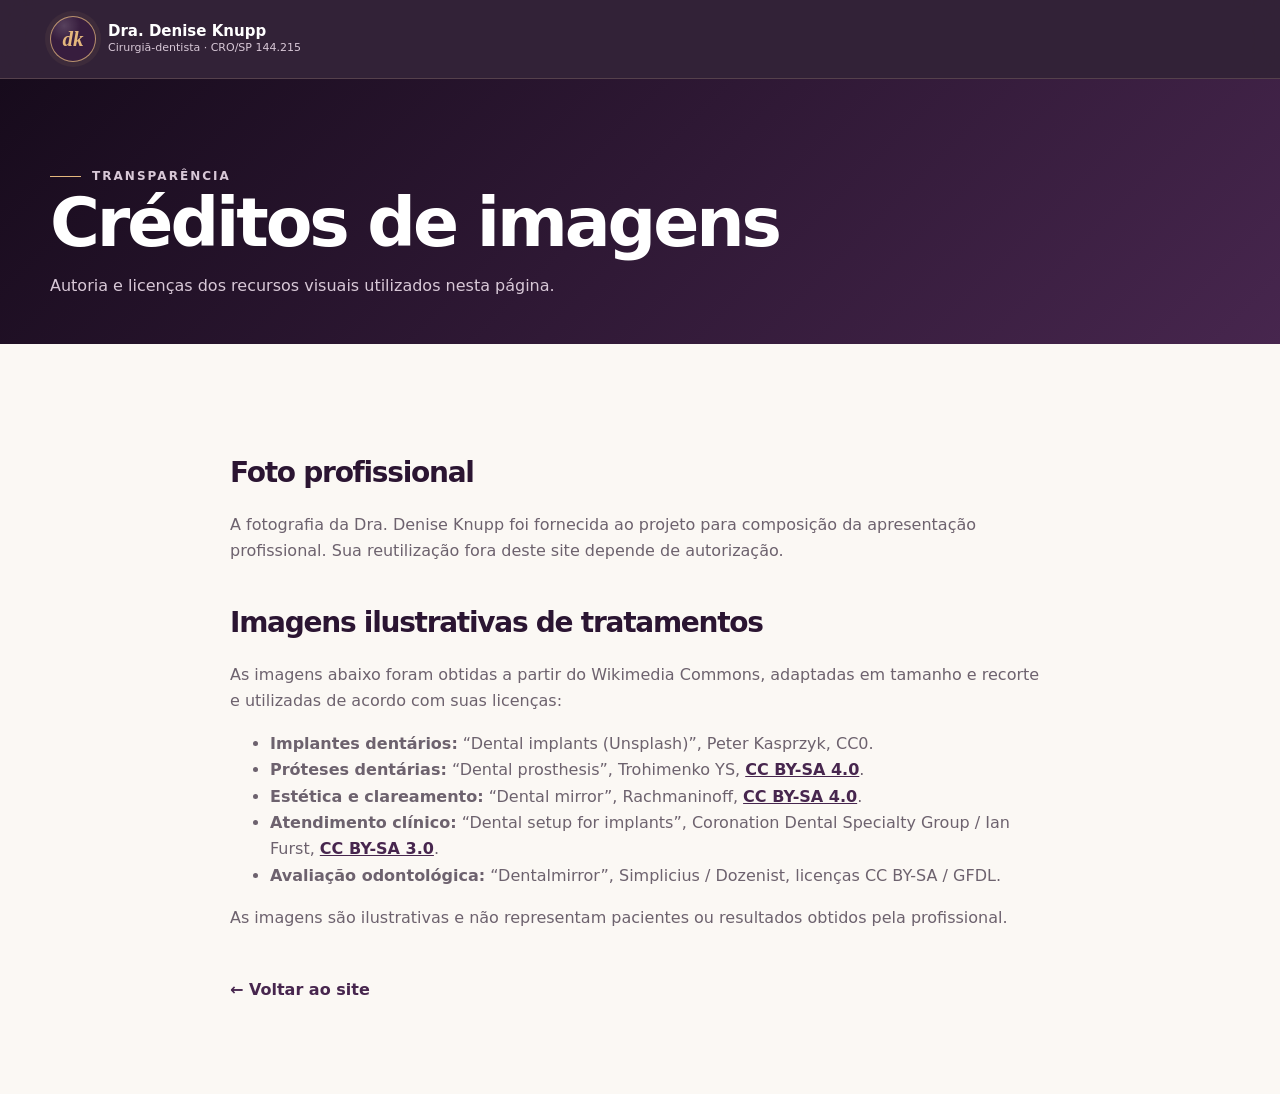
<file: creditos.html>
<!doctype html>
<html lang="pt-BR">
<head>
  <meta charset="utf-8">
  <meta name="viewport" content="width=device-width, initial-scale=1">
  <meta name="theme-color" content="#2b1532">
  <meta name="robots" content="index, follow">
  <meta name="description" content="Créditos e licenças das imagens utilizadas no site da Dra. Denise Knupp.">
  <title>Créditos de imagens | Dra. Denise Knupp</title>
  <link rel="canonical" href="https://dra-denise-knupp-landing-page.vercel.app/creditos">
  <link rel="stylesheet" href="/style.css">
</head>
<body class="legal-page">
  <header class="site-header"><div class="shell header-inner"><a class="brand" href="/"><span class="brand-mark" aria-hidden="true">dk</span><span class="brand-copy"><strong>Dra. Denise Knupp</strong><small>Cirurgiã-dentista · CRO/SP 144.215</small></span></a></div></header>
  <main>
    <section class="legal-hero"><div class="shell"><p class="eyebrow eyebrow-light"><span></span>Transparência</p><h1>Créditos de imagens</h1><p>Autoria e licenças dos recursos visuais utilizados nesta página.</p></div></section>
    <article class="shell legal-content">
      <h2>Foto profissional</h2>
      <p>A fotografia da Dra. Denise Knupp foi fornecida ao projeto para composição da apresentação profissional. Sua reutilização fora deste site depende de autorização.</p>
      <h2>Imagens ilustrativas de tratamentos</h2>
      <p>As imagens abaixo foram obtidas a partir do Wikimedia Commons, adaptadas em tamanho e recorte e utilizadas de acordo com suas licenças:</p>
      <ul>
        <li><strong>Implantes dentários:</strong> “Dental implants (Unsplash)”, Peter Kasprzyk, CC0.</li>
        <li><strong>Próteses dentárias:</strong> “Dental prosthesis”, Trohimenko YS, <a href="https://creativecommons.org/licenses/by-sa/4.0/" target="_blank" rel="noopener noreferrer">CC BY-SA 4.0</a>.</li>
        <li><strong>Estética e clareamento:</strong> “Dental mirror”, Rachmaninoff, <a href="https://creativecommons.org/licenses/by-sa/4.0/" target="_blank" rel="noopener noreferrer">CC BY-SA 4.0</a>.</li>
        <li><strong>Atendimento clínico:</strong> “Dental setup for implants”, Coronation Dental Specialty Group / Ian Furst, <a href="https://creativecommons.org/licenses/by-sa/3.0/" target="_blank" rel="noopener noreferrer">CC BY-SA 3.0</a>.</li>
        <li><strong>Avaliação odontológica:</strong> “Dentalmirror”, Simplicius / Dozenist, licenças CC BY-SA / GFDL.</li>
      </ul>
      <p>As imagens são ilustrativas e não representam pacientes ou resultados obtidos pela profissional.</p>
      <a class="legal-back" href="/">← Voltar ao site</a>
    </article>
  </main>
</body>
</html>
</file>
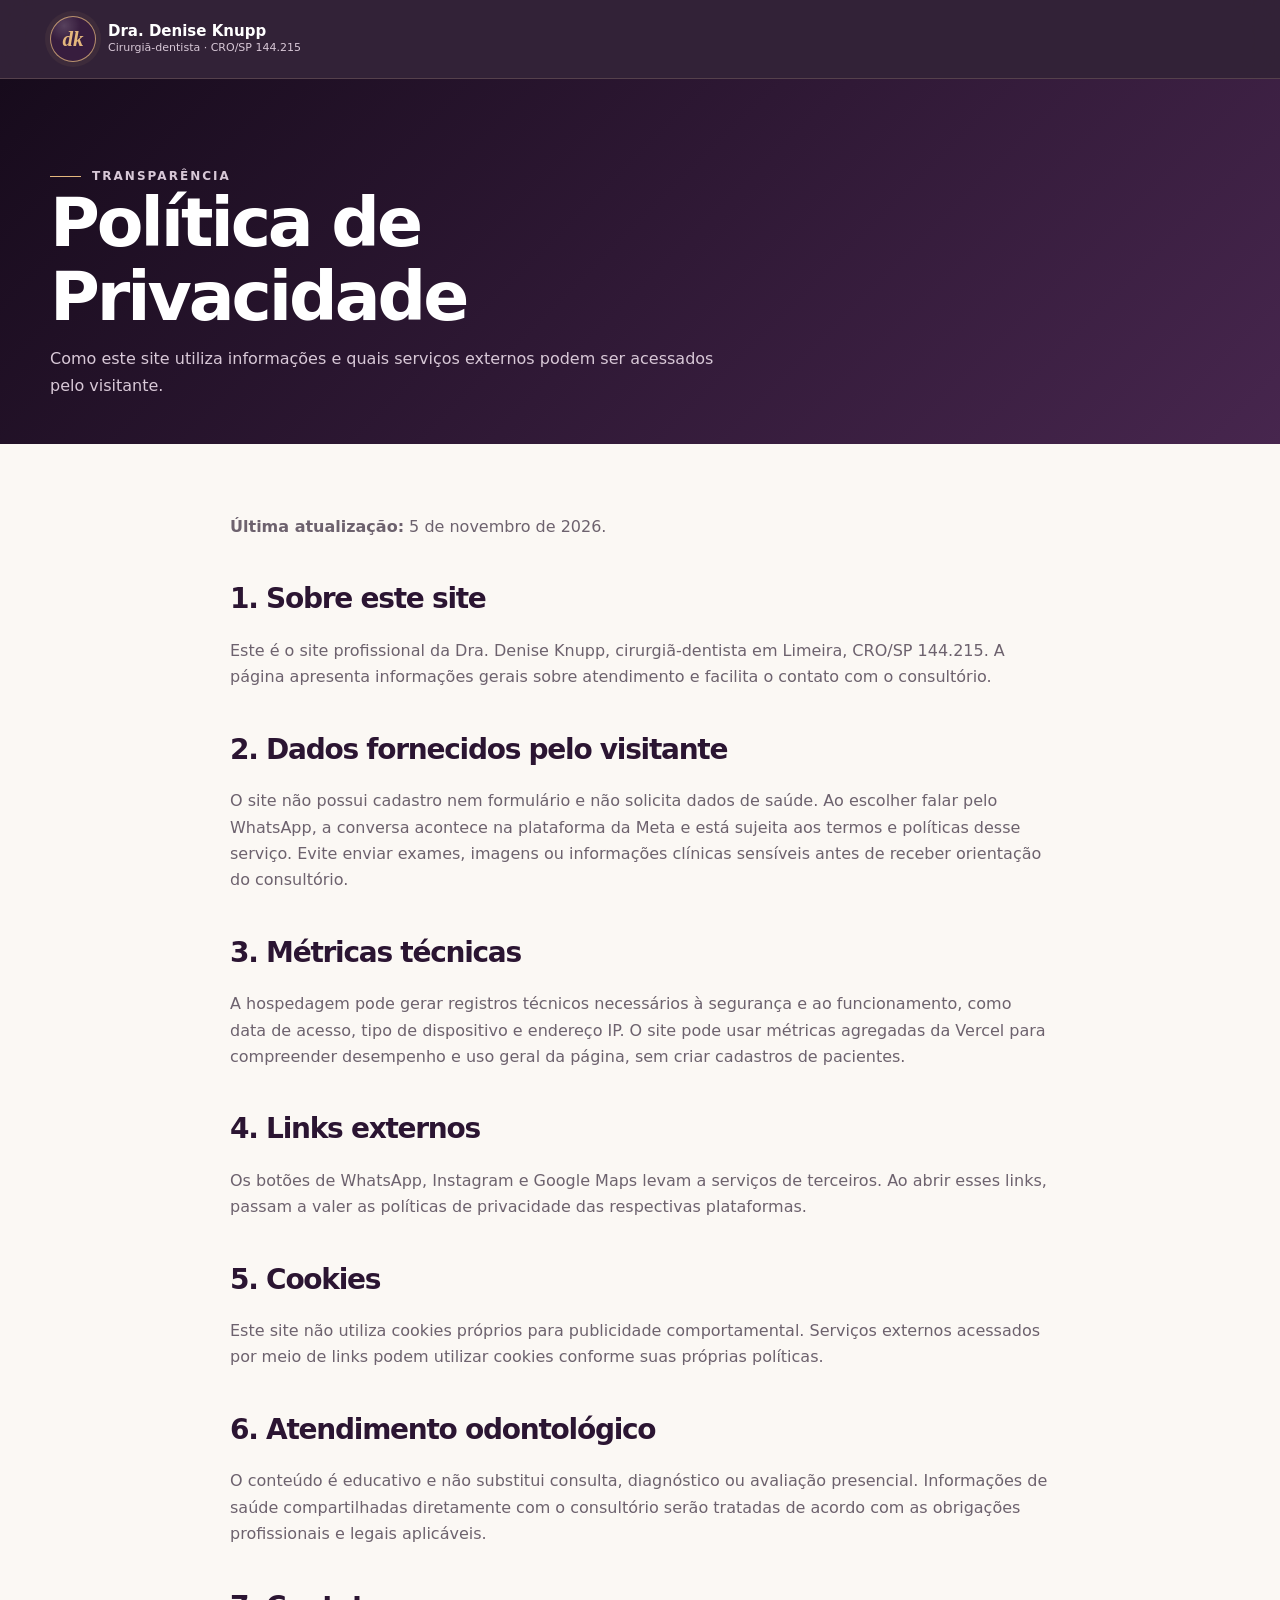
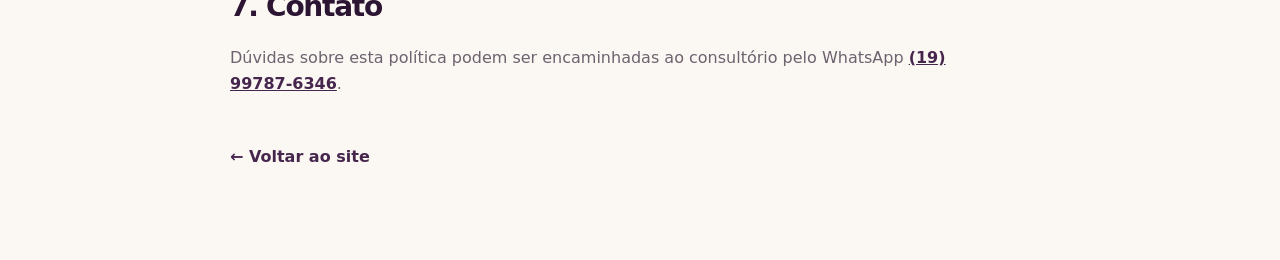
<file: privacidade.html>
<!doctype html>
<html lang="pt-BR">
<head>
  <meta charset="utf-8">
  <meta name="viewport" content="width=device-width, initial-scale=1">
  <meta name="theme-color" content="#2b1532">
  <meta name="robots" content="index, follow">
  <meta name="description" content="Política de privacidade do site da Dra. Denise Knupp.">
  <title>Privacidade | Dra. Denise Knupp</title>
  <link rel="canonical" href="https://dra-denise-knupp-landing-page.vercel.app/privacidade">
  <link rel="stylesheet" href="/style.css">
</head>
<body class="legal-page">
  <header class="site-header"><div class="shell header-inner"><a class="brand" href="/"><span class="brand-mark" aria-hidden="true">dk</span><span class="brand-copy"><strong>Dra. Denise Knupp</strong><small>Cirurgiã-dentista · CRO/SP 144.215</small></span></a></div></header>
  <main>
    <section class="legal-hero"><div class="shell"><p class="eyebrow eyebrow-light"><span></span>Transparência</p><h1>Política de Privacidade</h1><p>Como este site utiliza informações e quais serviços externos podem ser acessados pelo visitante.</p></div></section>
    <article class="shell legal-content">
      <p><strong>Última atualização:</strong> 5 de novembro de 2026.</p>
      <h2>1. Sobre este site</h2>
      <p>Este é o site profissional da Dra. Denise Knupp, cirurgiã-dentista em Limeira, CRO/SP 144.215. A página apresenta informações gerais sobre atendimento e facilita o contato com o consultório.</p>
      <h2>2. Dados fornecidos pelo visitante</h2>
      <p>O site não possui cadastro nem formulário e não solicita dados de saúde. Ao escolher falar pelo WhatsApp, a conversa acontece na plataforma da Meta e está sujeita aos termos e políticas desse serviço. Evite enviar exames, imagens ou informações clínicas sensíveis antes de receber orientação do consultório.</p>
      <h2>3. Métricas técnicas</h2>
      <p>A hospedagem pode gerar registros técnicos necessários à segurança e ao funcionamento, como data de acesso, tipo de dispositivo e endereço IP. O site pode usar métricas agregadas da Vercel para compreender desempenho e uso geral da página, sem criar cadastros de pacientes.</p>
      <h2>4. Links externos</h2>
      <p>Os botões de WhatsApp, Instagram e Google Maps levam a serviços de terceiros. Ao abrir esses links, passam a valer as políticas de privacidade das respectivas plataformas.</p>
      <h2>5. Cookies</h2>
      <p>Este site não utiliza cookies próprios para publicidade comportamental. Serviços externos acessados por meio de links podem utilizar cookies conforme suas próprias políticas.</p>
      <h2>6. Atendimento odontológico</h2>
      <p>O conteúdo é educativo e não substitui consulta, diagnóstico ou avaliação presencial. Informações de saúde compartilhadas diretamente com o consultório serão tratadas de acordo com as obrigações profissionais e legais aplicáveis.</p>
      <h2>7. Contato</h2>
      <p>Dúvidas sobre esta política podem ser encaminhadas ao consultório pelo WhatsApp <a href="https://wa.me/5519997876346" target="_blank" rel="noopener noreferrer">(19) 99787-6346</a>.</p>
      <a class="legal-back" href="/">← Voltar ao site</a>
    </article>
  </main>
</body>
</html>
</file>
<file: style.css>
:root {
  --purple-975: #170b1c;
  --purple-950: #211027;
  --purple-900: #2b1532;
  --purple-850: #371d3e;
  --purple-800: #47264e;
  --purple-700: #68476c;
  --mauve: #a1849e;
  --lilac: #d8c8d7;
  --blush: #f1e8ee;
  --ivory: #fbf8f4;
  --paper: #fffefd;
  --gold-700: #b87c42;
  --gold-600: #ce965c;
  --gold-500: #e4b77d;
  --gold-300: #f0d4ad;
  --ink: #251d27;
  --muted: #6d626e;
  --line: rgba(43, 21, 50, .13);
  --whatsapp: #168a48;
  --shadow: 0 24px 70px rgba(36, 18, 42, .13);
  --shadow-dark: 0 30px 80px rgba(10, 4, 13, .35);
  --radius: 22px;
  --radius-sm: 14px;
  --max: 1180px;
}

* { box-sizing: border-box; }
html { scroll-behavior: smooth; scroll-padding-top: 86px; }
body { margin: 0; color: var(--ink); background: var(--paper); font-family: Inter, "Segoe UI", system-ui, -apple-system, BlinkMacSystemFont, Arial, sans-serif; line-height: 1.65; -webkit-font-smoothing: antialiased; }
body.nav-open { overflow: hidden; }
img, svg { display: block; max-width: 100%; }
a { color: inherit; }
button, a { -webkit-tap-highlight-color: transparent; }
button { font: inherit; }
h1, h2, h3, p { margin-top: 0; }
h1, h2, h3 { line-height: 1.08; text-wrap: balance; }
h1, h2 { letter-spacing: -.045em; }
p { text-wrap: pretty; }
:focus-visible { outline: 3px solid var(--gold-500); outline-offset: 4px; }
[hidden] { display: none !important; }
.shell { width: min(calc(100% - 40px), var(--max)); margin-inline: auto; }
.section { padding: 112px 0; }
.section-ivory { background: var(--ivory); }

.skip-link { position: fixed; top: 12px; left: 12px; z-index: 1000; transform: translateY(-150%); padding: 10px 16px; border-radius: 10px; background: var(--gold-500); color: var(--purple-950); font-weight: 800; text-decoration: none; }
.skip-link:focus { transform: translateY(0); }

.site-header { position: sticky; top: 0; z-index: 100; background: rgba(33, 16, 39, .92); border-bottom: 1px solid rgba(240, 212, 173, .18); backdrop-filter: blur(18px); }
.header-inner { min-height: 78px; display: flex; align-items: center; justify-content: space-between; gap: 24px; }
.brand, .footer-brand { display: inline-flex; align-items: center; gap: 12px; text-decoration: none; }
.brand { color: white; }
.brand-mark { width: 46px; height: 46px; flex: 0 0 auto; display: grid; place-items: center; border: 1px solid rgba(228,183,125,.75); border-radius: 50%; color: var(--gold-500); background: radial-gradient(circle at 30% 20%, rgba(255,255,255,.16), transparent 35%), var(--purple-850); font: italic 700 21px Georgia, "Times New Roman", serif; box-shadow: 0 0 0 5px rgba(228,183,125,.06); }
.brand-copy, .footer-brand div { display: grid; gap: 1px; }
.brand-copy strong { font-size: 15px; line-height: 1.25; }
.brand-copy small { color: var(--lilac); font-size: 11px; line-height: 1.35; }
.site-nav { display: flex; align-items: center; gap: 26px; }
.site-nav a { color: #f9f4f8; font-size: 13px; font-weight: 650; text-decoration: none; transition: color .2s ease; }
.site-nav a:hover { color: var(--gold-500); }
.site-nav .nav-cta { padding: 11px 18px; border-radius: 999px; color: var(--purple-950); background: linear-gradient(135deg, var(--gold-300), var(--gold-500)); box-shadow: 0 10px 30px rgba(206,150,92,.18); }
.menu-toggle { display: none; width: 46px; height: 46px; padding: 0; border: 1px solid rgba(255,255,255,.2); border-radius: 13px; background: rgba(255,255,255,.07); }
.menu-toggle span { display: block; width: 20px; height: 2px; margin: 4px auto; border-radius: 999px; background: white; transition: transform .2s ease, opacity .2s ease; }
.menu-toggle[aria-expanded="true"] span:nth-child(1) { transform: translateY(6px) rotate(45deg); }
.menu-toggle[aria-expanded="true"] span:nth-child(2) { opacity: 0; }
.menu-toggle[aria-expanded="true"] span:nth-child(3) { transform: translateY(-6px) rotate(-45deg); }

.hero { position: relative; overflow: hidden; min-height: 735px; padding: 92px 0 76px; color: white; background: radial-gradient(circle at 77% 33%, rgba(183,136,177,.36), transparent 27%), radial-gradient(circle at 18% 12%, rgba(228,183,125,.13), transparent 23%), linear-gradient(135deg, var(--purple-975), var(--purple-900) 45%, #563657); }
.hero::before { content: ""; position: absolute; inset: 0; opacity: .16; background-image: linear-gradient(rgba(255,255,255,.13) 1px, transparent 1px), linear-gradient(90deg, rgba(255,255,255,.13) 1px, transparent 1px); background-size: 74px 74px; mask-image: linear-gradient(to right, black, transparent 80%); }
.hero-glow { position: absolute; width: 500px; height: 500px; right: -180px; bottom: -280px; border: 1px solid rgba(240,212,173,.22); border-radius: 50%; box-shadow: 0 0 0 80px rgba(255,255,255,.02), 0 0 0 160px rgba(255,255,255,.015); }
.hero-grid { position: relative; display: grid; grid-template-columns: minmax(0, 1.05fr) minmax(380px, .8fr); align-items: center; gap: 78px; }
.eyebrow { display: inline-flex; align-items: center; gap: 11px; margin-bottom: 22px; color: var(--purple-700); font-size: 12px; font-weight: 800; letter-spacing: .17em; text-transform: uppercase; }
.eyebrow > span { width: 31px; height: 1px; background: var(--gold-600); }
.eyebrow-light { color: var(--gold-300); }
.eyebrow-light > span { background: var(--gold-500); }
.hero h1 { max-width: 730px; margin-bottom: 24px; font-size: clamp(46px, 6vw, 78px); font-weight: 760; }
.hero-lead { max-width: 675px; margin-bottom: 34px; color: #e8dce7; font-size: clamp(17px, 1.7vw, 20px); }
.hero-actions, .location-actions { display: flex; flex-wrap: wrap; gap: 13px; }
.button { min-height: 50px; display: inline-flex; align-items: center; justify-content: center; padding: 13px 21px; border: 1px solid transparent; border-radius: 999px; font-size: 14px; font-weight: 800; text-decoration: none; transition: transform .2s ease, box-shadow .2s ease, background .2s ease; }
.button:hover { transform: translateY(-2px); }
.button-gold { color: var(--purple-950); background: linear-gradient(135deg, var(--gold-300), var(--gold-500)); box-shadow: 0 14px 34px rgba(206,150,92,.2); }
.button-ghost { border-color: rgba(255,255,255,.32); color: white; background: rgba(255,255,255,.06); }
.button-purple { color: white; background: var(--purple-900); box-shadow: 0 14px 35px rgba(43,21,50,.2); }
.button-light { border-color: var(--line); color: var(--purple-900); background: white; }
.hero-proof { display: flex; gap: 32px; margin: 38px 0 0; padding: 0; list-style: none; }
.hero-proof li { display: grid; gap: 2px; padding-left: 16px; border-left: 1px solid rgba(228,183,125,.55); }
.hero-proof strong { font-size: 13px; }
.hero-proof span { color: #cfbdce; font-size: 12px; }
.portrait-frame { position: relative; max-width: 470px; margin-inline: auto; aspect-ratio: .83; overflow: visible; border: 1px solid rgba(240,212,173,.34); border-radius: 46% 46% 24px 24px; background: linear-gradient(180deg, rgba(255,255,255,.12), rgba(255,255,255,.025)); box-shadow: var(--shadow-dark); }
.portrait-frame::before { content: ""; position: absolute; inset: 18px; border: 1px solid rgba(255,255,255,.13); border-radius: inherit; }
.portrait-frame img { position: absolute; inset: auto 0 0; width: 100%; height: auto; filter: drop-shadow(0 25px 30px rgba(8,3,10,.25)); }
.portrait-monogram { position: absolute; z-index: 1; top: 54px; left: 50%; transform: translateX(-50%); color: rgba(240,212,173,.23); font: italic 700 104px Georgia, serif; }
.portrait-card { position: absolute; z-index: 2; right: -42px; bottom: 42px; min-width: 245px; display: flex; align-items: center; gap: 13px; padding: 17px; border: 1px solid rgba(255,255,255,.7); border-radius: var(--radius-sm); color: var(--purple-900); background: rgba(255,253,250,.92); box-shadow: var(--shadow); backdrop-filter: blur(14px); }
.portrait-card-icon { width: 40px; height: 40px; display: grid; place-items: center; border-radius: 50%; color: var(--gold-700); background: #f8ead8; }
.portrait-card div { display: grid; }
.portrait-card strong { font-size: 13px; }
.portrait-card small { color: var(--muted); font-size: 11px; }

.trust-bar { padding: 29px 0; color: white; background: var(--purple-975); }
.trust-grid { display: grid; grid-template-columns: repeat(3, 1fr); }
.trust-grid > div { display: flex; align-items: center; gap: 16px; padding: 5px 31px; border-right: 1px solid rgba(255,255,255,.12); }
.trust-grid > div:first-child { padding-left: 0; }
.trust-grid > div:last-child { border-right: 0; }
.trust-icon { color: var(--gold-500); font: 700 19px Georgia, serif; }
.trust-grid p { display: grid; margin: 0; }
.trust-grid strong { font-size: 13px; }
.trust-grid small { color: #bdaebc; font-size: 11px; }

.about-grid, .faq-grid { display: grid; grid-template-columns: .85fr 1.15fr; gap: 100px; align-items: start; }
.section-intro h2, .section-heading h2, .process-intro h2, .location-copy h2, .final-card h2 { margin-bottom: 22px; font-size: clamp(36px, 4.5vw, 58px); }
.section-intro > p:last-child, .section-heading > p:last-child { color: var(--muted); }
.lead-copy { color: var(--purple-900); font-size: 21px; line-height: 1.55; }
.about-copy > p:not(.lead-copy) { color: var(--muted); }
.quote-card { position: relative; margin: 31px 0 24px; padding: 30px 34px 27px; overflow: hidden; border-radius: var(--radius); color: white; background: linear-gradient(135deg, var(--purple-900), #694b6d); box-shadow: var(--shadow); }
.quote-card > span { position: absolute; top: -27px; right: 18px; color: rgba(255,255,255,.1); font: 160px Georgia, serif; }
.quote-card p { position: relative; margin-bottom: 7px; font-size: 24px; font-weight: 700; }
.quote-card small { color: var(--gold-300); }
.text-link, .treatment-content a, .faq-answer a { color: var(--purple-800); font-weight: 800; text-decoration-color: rgba(71,38,78,.28); text-underline-offset: 4px; }

.section-heading { max-width: 720px; margin-bottom: 50px; }
.section-heading.centered { margin-inline: auto; text-align: center; }
.section-heading.centered .eyebrow { justify-content: center; }
.treatment-grid { display: grid; grid-template-columns: repeat(2, 1fr); gap: 24px; }
.treatment-card { min-height: 380px; display: grid; grid-template-columns: .88fr 1.12fr; overflow: hidden; border: 1px solid var(--line); border-radius: var(--radius); background: white; box-shadow: 0 14px 50px rgba(43,21,50,.07); transition: transform .25s ease, box-shadow .25s ease; }
.treatment-card:hover { transform: translateY(-5px); box-shadow: var(--shadow); }
.treatment-card img { width: 100%; height: 100%; object-fit: cover; }
.treatment-content { position: relative; display: flex; flex-direction: column; justify-content: center; align-items: flex-start; padding: 34px; }
.treatment-number { position: absolute; top: 25px; right: 27px; color: var(--gold-600); font: 700 16px Georgia, serif; }
.treatment-content h3 { margin-bottom: 15px; color: var(--purple-900); font-size: 26px; }
.treatment-content p { margin-bottom: 22px; color: var(--muted); font-size: 14px; }
.treatment-content a { margin-top: auto; font-size: 13px; }
.treatment-card-wide { grid-column: 1 / -1; min-height: 330px; grid-template-columns: .47fr .53fr; }

.process-section { color: white; background: radial-gradient(circle at 20% 20%, rgba(228,183,125,.09), transparent 30%), linear-gradient(135deg, var(--purple-975), var(--purple-850)); }
.process-grid { display: grid; grid-template-columns: .86fr 1.14fr; gap: 100px; align-items: center; }
.process-intro > p:not(.eyebrow) { max-width: 510px; margin-bottom: 29px; color: #cdbfcd; }
.process-list { margin: 0; padding: 0; list-style: none; }
.process-list li { display: grid; grid-template-columns: 64px 1fr; gap: 22px; padding: 26px 0; border-top: 1px solid rgba(255,255,255,.13); }
.process-list li:last-child { border-bottom: 1px solid rgba(255,255,255,.13); }
.process-list > li > span { width: 52px; height: 52px; display: grid; place-items: center; border: 1px solid rgba(228,183,125,.4); border-radius: 50%; color: var(--gold-500); font: 700 15px Georgia, serif; }
.process-list h3 { margin-bottom: 7px; font-size: 22px; }
.process-list p { margin: 0; color: #cdbfcd; font-size: 14px; }

.faq-list { border-top: 1px solid var(--line); }
.faq-item { border-bottom: 1px solid var(--line); }
.faq-item h3 { margin: 0; }
.faq-item button { width: 100%; display: flex; align-items: center; justify-content: space-between; gap: 20px; padding: 24px 0; border: 0; color: var(--purple-900); background: transparent; font-weight: 750; text-align: left; cursor: pointer; }
.faq-item button span { position: relative; width: 28px; height: 28px; flex: 0 0 auto; border: 1px solid var(--line); border-radius: 50%; }
.faq-item button span::before, .faq-item button span::after { content: ""; position: absolute; top: 50%; left: 50%; width: 10px; height: 1px; background: var(--purple-900); transform: translate(-50%,-50%); }
.faq-item button span::after { transform: translate(-50%,-50%) rotate(90deg); transition: transform .2s ease; }
.faq-item button[aria-expanded="true"] span::after { transform: translate(-50%,-50%) rotate(0); }
.faq-answer { padding: 0 48px 25px 0; }
.faq-answer p { color: var(--muted); }
.faq-answer a { font-size: 13px; }

.location-grid { display: grid; grid-template-columns: .8fr 1.2fr; gap: 80px; align-items: center; }
.location-copy address { display: grid; gap: 5px; margin: 25px 0 14px; color: var(--muted); font-style: normal; }
.location-copy address strong { margin-bottom: 3px; color: var(--purple-900); font-size: 18px; }
.location-note { color: var(--muted); font-size: 13px; }
.location-actions { margin-top: 27px; }
.map-embed { position: relative; min-height: 470px; overflow: hidden; border: 1px solid var(--line); border-radius: 30px; background: #ede5ec; box-shadow: var(--shadow); }
.map-embed iframe { position: absolute; inset: 0; width: 100%; height: 100%; border: 0; }

.final-cta { padding: 0 0 94px; }
.final-card { display: flex; align-items: center; justify-content: space-between; gap: 50px; padding: 62px 68px; border-radius: 30px; color: white; background: radial-gradient(circle at 80% 30%, rgba(228,183,125,.18), transparent 30%), linear-gradient(135deg, var(--purple-900), #5a3a5f); box-shadow: var(--shadow-dark); }
.final-card h2 { max-width: 650px; margin-bottom: 13px; }
.final-card p:not(.eyebrow) { margin: 0; color: #d7c9d6; }
.final-card .button { flex: 0 0 auto; }

.site-footer { padding: 67px 0 28px; color: white; background: var(--purple-975); }
.footer-grid { display: grid; grid-template-columns: 1.6fr .7fr .7fr; gap: 60px; }
.footer-brand .brand-mark { width: 54px; height: 54px; }
.footer-brand strong { font-size: 16px; }
.footer-brand small { color: #b9a9b8; font-size: 12px; }
.footer-grid > div:not(.footer-brand) { display: grid; align-content: start; gap: 7px; }
.footer-grid > div > strong { margin-bottom: 8px; color: var(--gold-300); font-size: 12px; letter-spacing: .1em; text-transform: uppercase; }
.footer-grid a { color: #cdbfcd; font-size: 13px; text-decoration: none; }
.footer-grid a:hover { color: white; }
.footer-bottom { margin-top: 48px; padding-top: 22px; border-top: 1px solid rgba(255,255,255,.11); }
.footer-bottom p { margin: 0; color: #958793; font-size: 11px; }

.floating-whatsapp { position: fixed; z-index: 90; right: 20px; bottom: 20px; display: inline-flex; align-items: center; gap: 9px; min-height: 52px; padding: 11px 17px; border: 2px solid rgba(255,255,255,.85); border-radius: 999px; color: white; background: var(--whatsapp); box-shadow: 0 14px 35px rgba(11,89,45,.28); font-size: 13px; font-weight: 800; text-decoration: none; transition: transform .2s ease; }
.floating-whatsapp:hover { transform: translateY(-3px); }
.floating-whatsapp svg { width: 23px; fill: currentColor; }

.reveal { opacity: 1; transform: none; }
.js .reveal { opacity: 0; transform: translateY(18px); transition: opacity .6s ease, transform .6s ease; }
.js .reveal.is-visible { opacity: 1; transform: translateY(0); }

.legal-page { min-height: 100vh; background: var(--ivory); }
.legal-hero { padding: 80px 0 45px; color: white; background: linear-gradient(135deg, var(--purple-975), var(--purple-800)); }
.legal-hero h1 { max-width: 760px; margin-bottom: 13px; font-size: clamp(40px, 6vw, 68px); }
.legal-hero p { max-width: 680px; margin: 0; color: var(--lilac); }
.legal-content { max-width: 820px; padding-top: 70px; padding-bottom: 90px; }
.legal-content h2 { margin-top: 44px; color: var(--purple-900); font-size: 28px; }
.legal-content h3 { margin-top: 32px; color: var(--purple-900); }
.legal-content p, .legal-content li { color: var(--muted); }
.legal-content a { color: var(--purple-800); font-weight: 700; }
.legal-back { display: inline-flex; margin-top: 30px; color: var(--purple-800); font-weight: 800; text-decoration: none; }

@media (max-width: 1050px) {
  .site-nav { gap: 16px; }
  .site-nav a { font-size: 12px; }
  .hero-grid { gap: 40px; }
  .portrait-card { right: -12px; }
  .treatment-card { grid-template-columns: 1fr; }
  .treatment-card img { height: 230px; }
  .treatment-card-wide { grid-template-columns: .8fr 1.2fr; }
  .treatment-card-wide img { height: 100%; }
}

@media (max-width: 860px) {
  .shell { width: min(calc(100% - 32px), var(--max)); }
  .section { padding: 82px 0; }
  .menu-toggle { display: block; }
  .site-nav { position: fixed; inset: 78px 0 auto; display: grid; gap: 0; padding: 12px 20px 24px; border-bottom: 1px solid rgba(255,255,255,.14); background: rgba(33,16,39,.985); transform: translateY(-125%); visibility: hidden; transition: transform .25s ease, visibility .25s ease; }
  .site-nav.is-open { transform: translateY(0); visibility: visible; }
  .site-nav a { padding: 14px 4px; border-bottom: 1px solid rgba(255,255,255,.09); font-size: 14px; }
  .site-nav .nav-cta { margin-top: 14px; border: 0; text-align: center; }
  .hero { min-height: auto; padding: 69px 0 58px; }
  .hero-grid, .about-grid, .process-grid, .faq-grid, .location-grid { grid-template-columns: 1fr; gap: 52px; }
  .hero-copy { text-align: center; }
  .hero .eyebrow { justify-content: center; }
  .hero-lead { margin-inline: auto; }
  .hero-actions, .hero-proof { justify-content: center; }
  .hero-portrait { width: min(100%, 510px); margin-inline: auto; }
  .trust-grid { grid-template-columns: 1fr; }
  .trust-grid > div, .trust-grid > div:first-child { padding: 14px 0; border-right: 0; border-bottom: 1px solid rgba(255,255,255,.1); }
  .trust-grid > div:last-child { border-bottom: 0; }
  .treatment-card { grid-template-columns: .85fr 1.15fr; }
  .treatment-card img { height: 100%; }
  .treatment-card-wide { grid-template-columns: .85fr 1.15fr; }
  .process-intro { max-width: 680px; }
  .faq-grid { gap: 32px; }
  .location-grid { gap: 40px; }
  .map-embed { min-height: 380px; }
  .final-card { align-items: flex-start; flex-direction: column; padding: 48px; }
  .footer-grid { grid-template-columns: 1.4fr .8fr .8fr; gap: 30px; }
}

@media (max-width: 620px) {
  html { scroll-padding-top: 72px; }
  .header-inner { min-height: 70px; }
  .brand-mark { width: 42px; height: 42px; }
  .brand-copy small { max-width: 190px; white-space: nowrap; overflow: hidden; text-overflow: ellipsis; }
  .site-nav { top: 70px; }
  .hero { padding-top: 55px; }
  .hero h1 { font-size: clamp(42px, 12vw, 59px); }
  .hero-actions { align-items: stretch; flex-direction: column; }
  .hero-proof { align-items: center; flex-direction: column; gap: 13px; }
  .hero-proof li { min-width: 235px; text-align: left; }
  .portrait-frame { width: calc(100% - 24px); }
  .portrait-card { right: -10px; bottom: 24px; min-width: 220px; padding: 13px; }
  .section-intro h2, .section-heading h2, .process-intro h2, .location-copy h2, .final-card h2 { font-size: 38px; }
  .lead-copy { font-size: 18px; }
  .quote-card { padding: 26px; }
  .quote-card p { font-size: 21px; }
  .treatment-grid { grid-template-columns: 1fr; }
  .treatment-card, .treatment-card-wide { min-height: 0; grid-column: auto; grid-template-columns: 1fr; }
  .treatment-card img, .treatment-card-wide img { height: 230px; }
  .treatment-content { min-height: 285px; padding: 30px; }
  .process-list li { grid-template-columns: 50px 1fr; gap: 15px; }
  .process-list > li > span { width: 44px; height: 44px; }
  .map-embed { min-height: 340px; border-radius: 22px; }
  .final-cta { padding-bottom: 70px; }
  .final-card { padding: 37px 28px; }
  .final-card .button { width: 100%; }
  .footer-grid { grid-template-columns: 1fr; gap: 35px; }
  .floating-whatsapp { width: 54px; height: 54px; justify-content: center; padding: 0; }
  .floating-whatsapp span { position: absolute; width: 1px; height: 1px; overflow: hidden; clip: rect(0 0 0 0); }
}

@media (prefers-reduced-motion: reduce) {
  html { scroll-behavior: auto; }
  *, *::before, *::after { scroll-behavior: auto !important; transition-duration: .01ms !important; animation-duration: .01ms !important; animation-iteration-count: 1 !important; }
  .js .reveal { opacity: 1; transform: none; }
}
</file>
